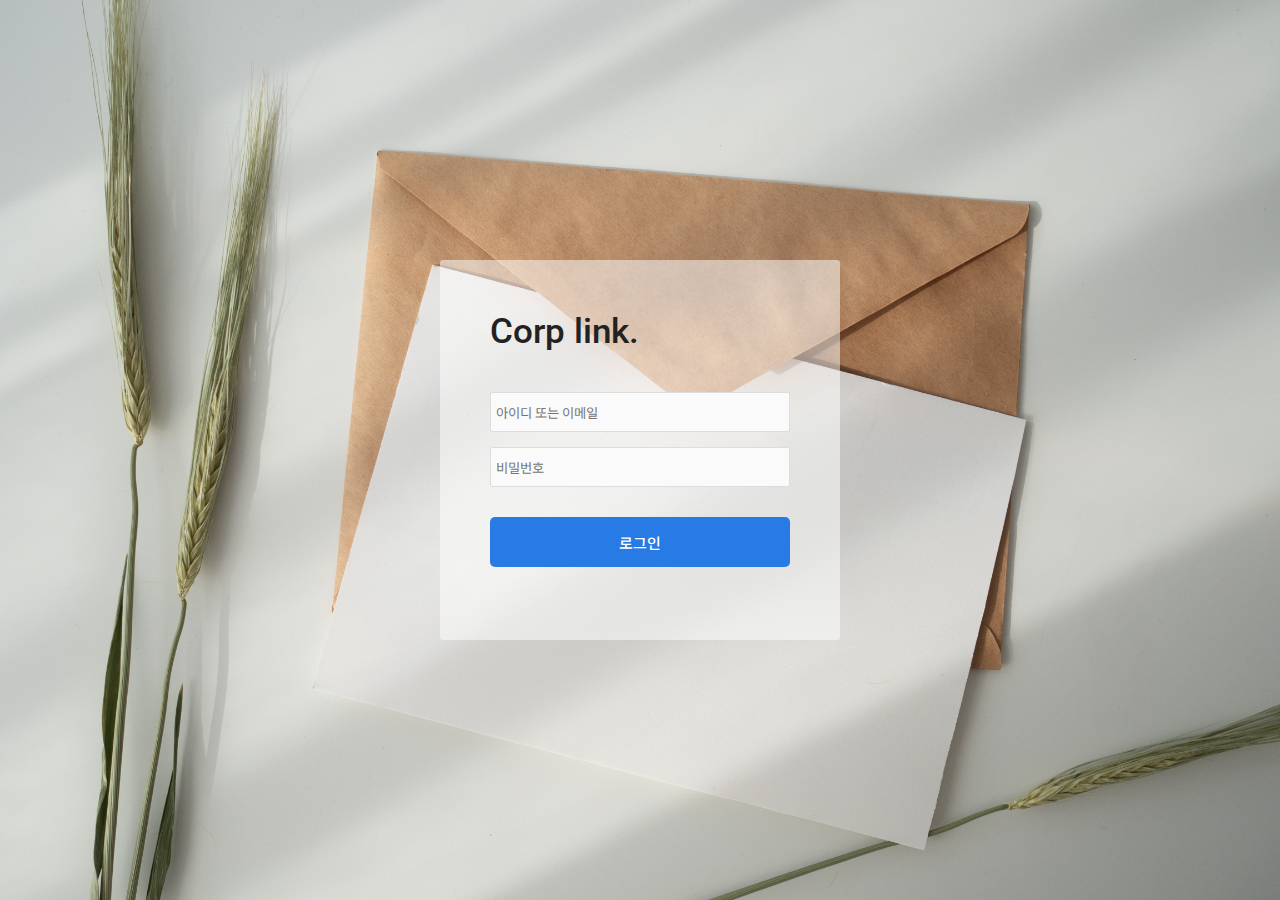
<file: index.html>
<!DOCTYPE html>
<html>
<head>
    <meta http-equiv="content-type" content="text/html; charset=utf-8">
    <title>Index</title>
    <link rel="stylesheet" href="/static/css/include/include.css">
    <link rel="stylesheet" href="/static/css/include/index.css">
</head>
<body>
<section class="login-box">
    <div class="login__columns login__columns-tit">
        <span class="login-tit">Corp link.</span>
    </div>
    <div class="login__columns">
        <div class="login__column">
            <input type="text" name="mem_id" placeholder="아이디 또는 이메일" class="input-txt login__input">
        </div>
        <div class="login__column">
            <input type="password" name="mem_password" placeholder="비밀번호" class="input-txt login__input">
        </div>
        <div class="login__column">
            <input type="button" value="로그인" class="btn login__btn" onclick="href='/view/mail/list.html'">
        </div>
    </div>
</section>
</body>
</html>
</file>
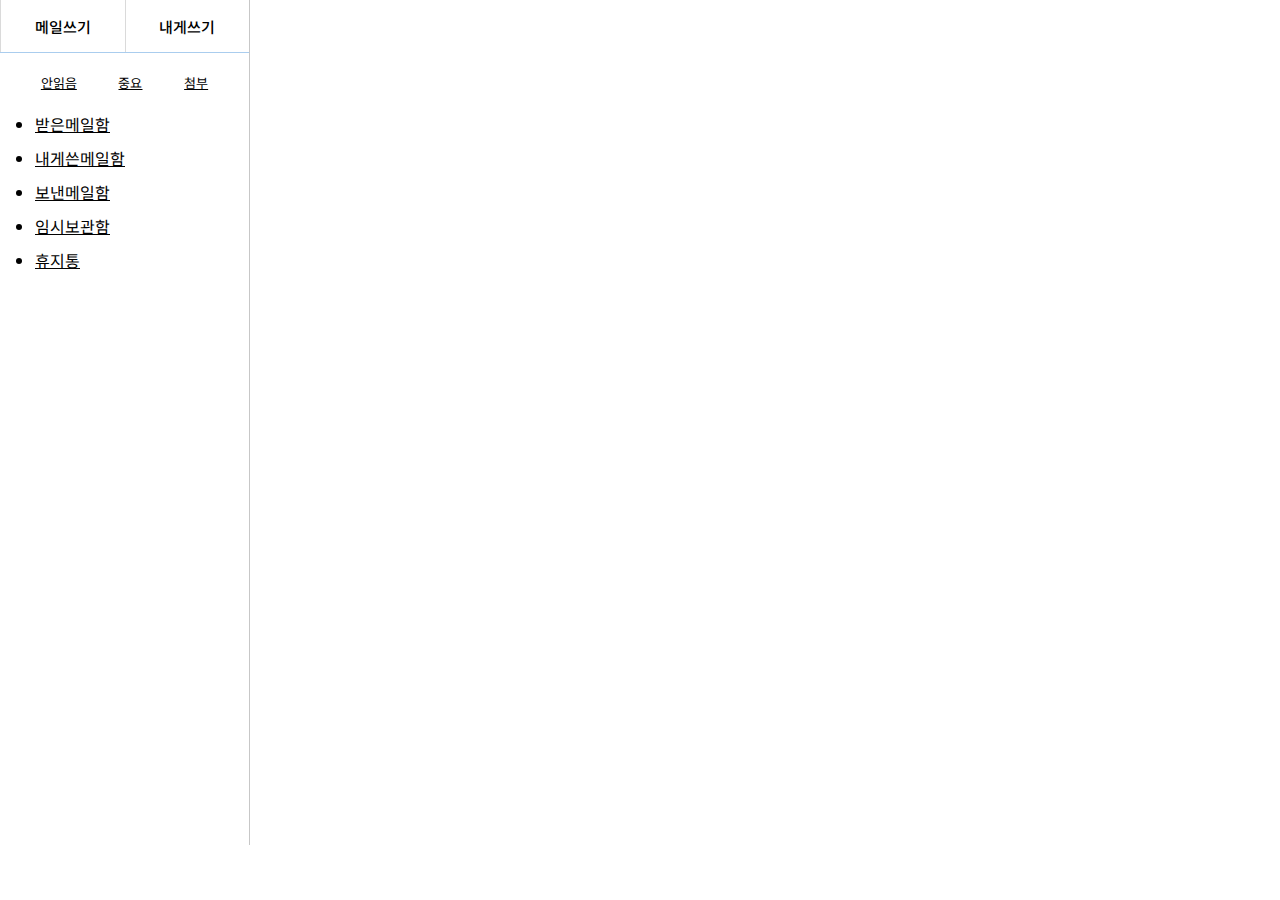
<file: view/include/mail_nav.html>
<!DOCTYPE html>
<html lang="en">
<head>
    <meta charset="UTF-8">
    <title>nav</title>
    <link rel="stylesheet" href="/static/css/include/include.css">
    <link rel="stylesheet" href="/static/css/include/nav.css">
</head>
<body>
    <div class="nav">
        <div class="nav__write" >
            <button class="btn write__write-btn">메일쓰기</button>
            <button class="btn write__write-btn">내게쓰기</button>
        </div>
        <div class="nav__category">
            <div class="category__seen"><a href="#"><i></i>안읽음</a></div>
            <div class="category__star"><a href="#">중요</a></div>
            <div class="category__file"><a href="#">첨부</a></div>
        </div>
        <div class="nav__mailbox" >
            <ul class="mailbox__list">
                <li class="list__column"><a href="#">받은메일함</a></li>
                <li class="list__column"><a href="#">내게쓴메일함</a></li>
                <li class="list__column"><a href="#">보낸메일함</a></li>
                <li class="list__column"><a href="#">임시보관함</a></li>
                <li class="list__column"><a href="#">휴지통</a></li>
            </ul>
        </div>
    </div>
</body>
</html>
</file>
<file: static/css/include/include.css>
@charset "utf-8";
@import url(https://fonts.googleapis.com/css?family=Noto+Sans+KR:400,500&display=swap);
@import url(https://fonts.googleapis.com/css?family=Roboto:400,500&display=swap);

*{
    box-sizing: border-box;
}

*:focus {
    outline: none;
}

@font-face {
    font-family: 'Roboto';
    src: url('https://fonts.googleapis.com/css?family=Roboto&display=swap');
    unicode-range: U+0041-005A, U+0061-007A, U+0030-0039;
}

html, body {
    font-family: 'Roboto', 'Noto Sans KR', 'sans-serif';
    height: 100%;
    width: 100%;
    margin: 0px;
}

body, p, h1, h2, h3, h4, h5, h6, ul, ol, li, dl, dt, dd, table, th, td, form, fieldset, legend, input, textare
a, button, select {
    margin: 0;
    padding: 0
}

input, select, button {
    font-family: 'Roboto', 'Noto Sans KR', 'sans-serif';
}

.input-txt {
    background-color: #FAFAFA;
    padding: 2px 5px;
    display: inline-block;
    border: 1px solid #ddd;
    border-radius: 2px;
}

.btn {
    background-color: #fff;
    border: 1px solid #dadce0;
    display: inline-block;
    text-align: center;
    text-decoration: none;
}

.hidden {
    visibility: hidden;
    overflow: hidden;
    position: absolute;
    left: -999em;
    width: 0;
    height: 0;
    font-size: 0;
    line-height: 0
}
</file>
<file: static/css/include/index.css>
body {
    background-image: url(/static/images/index-bg.jpg);
    background-size: 100%;
    position: relative
}

.login-box {
    position: absolute;
    left: 50%;
    top: 50%;
    transform: translate(-50%, -50%);
    width: 400px;
    min-height: 380px;
    padding: 50px;
    background-color: rgba(255, 255, 255, 0.5);
    border-radius: 3px
}

.login__columns {
    display: inline-block;
    width: 100%
}

.login-tit {
    font-size: 2.2em;
    font-weight: 500;
    color: #222
}

.login__column:first-child {
    margin-top: 40px;
}

.login__column {
    width: 100%;
    margin-top: 15px;
}

.login__input {
    width: 100%;
    height: 40px;
}

.login__input:focus {
    border-color: #287be4;
}

.login__column:last-child {
    margin-top: 30px;
}

.login__btn {
    width: 100%;
    height: 50px;
    background-color: #287be4;
    color: #fff;
    border: none;
    border-radius: 5px;
    font-size: 15px;
    font-weight: 500;
}
</file>
<file: static/css/include/nav.css>
.nav{
    width:250px;
    height: calc(100% - 55px);
    float: left;
    border-right: 1px solid #c7c7c7;;
}

.nav__write{
    width: 100%;
    height:53px;
    display: flex;
    border-bottom:1px solid #aacdee ;
}

.write__write-btn{
    display: inline-block;
    width: 50%;
    border: none;
    font-size: 15px;
    font-weight: 500;
}

.write__write-btn{
    border-left: 1px solid #dadada;
}

.nav__category{
     display: flex;
     justify-content: space-around;
     margin: 20px;
     font-size: 13px;
     color: #020202;
 }

.nav__mailbox{
    padding-left: 35px;
}

.list__column{
    margin: 10px 0px;
}

.list__column a, .nav__category a{
    color: #020202;
}
</file>
